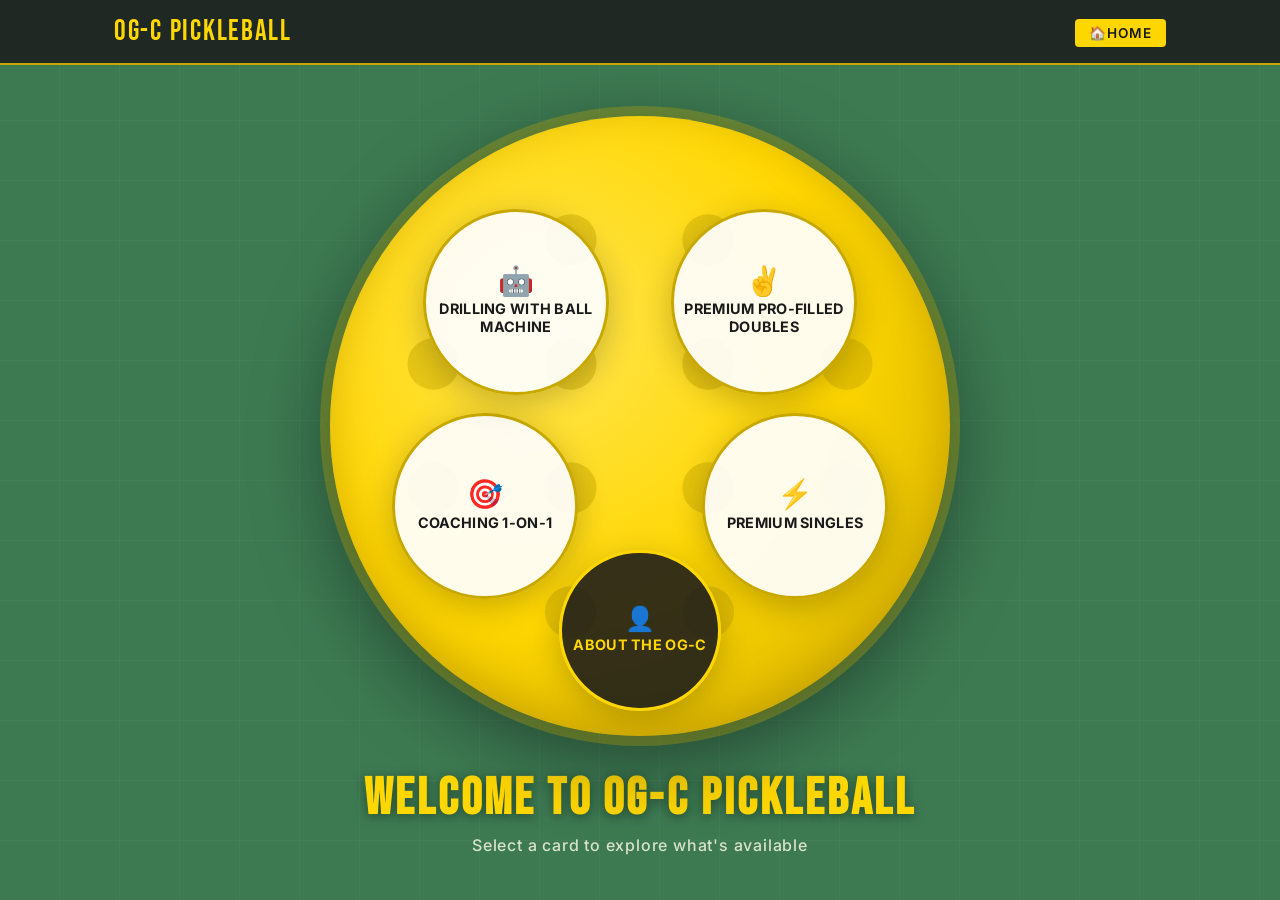
<file: index.html>
<!DOCTYPE html>
<html lang="en">
<head>
  <meta charset="UTF-8" />
  <meta name="viewport" content="width=device-width, initial-scale=1.0"/>
  <title>OG-C Pickleball</title>
  <link rel="stylesheet" href="style.css" />
</head>
<body>

  <header class="site-header">
    <div class="header-inner">
      <span class="logo-text">OG-C Pickleball</span>
      <nav>
        <a href="index.html" class="nav-link active">🏠Home</a>
      </nav>
    </div>
  </header>

  <main class="hero">
    <!-- Rotating pickleball background -->
    <div class="ball-wrapper">
      <div class="pickleball-bg" id="ball">
        <!-- SVG pickleball texture -->
        <svg class="ball-svg" viewBox="0 0 600 600" xmlns="http://www.w3.org/2000/svg">
          <!-- Ball base is yellow via CSS -->
          <!-- Pickleball holes pattern -->
          <!-- Holes scattered across the ball -->
          <g fill="#c8a800" opacity="0.45">
            <!-- Row 1 -->
            <circle cx="233" cy="120" r="25"/>
            <circle cx="366" cy="120" r="25"/>

            <!-- Row 2 -->
            <circle cx="100" cy="240" r="25"/>
            <circle cx="233" cy="240" r="25"/>
            <circle cx="366" cy="240" r="25"/>
            <circle cx="500" cy="240" r="25"/>

            <!-- Row 3 -->
            <circle cx="100" cy="360" r="25"/>
            <circle cx="233" cy="360" r="25"/>
            <circle cx="366" cy="360" r="25"/>
            <circle cx="500" cy="360" r="25"/>

            <!-- Row 4 -->
            <circle cx="233" cy="480" r="25"/>
            <circle cx="366" cy="480" r="25"/>

          </g>
        </svg>
      </div>

      <!-- The 5 clickable card circles arranged within the ball -->
      <div class="cards-layer">

        <a href="coaching.html" class="card-circle card-1">
          <div class="card-inner">
            <div class="card-icon">🎯</div>
            <span class="card-label">Coaching 1-on-1</span>
          </div>
        </a>

        <a href="drilling.html" class="card-circle card-2">
          <div class="card-inner">
            <div class="card-icon">🤖</div>
            <span class="card-label">Drilling with Ball Machine</span>
          </div>
        </a>

        <a href="doubles.html" class="card-circle card-3">
          <div class="card-inner">
            <div class="card-icon">✌️</div>
            <span class="card-label">Premium Pro-Filled Doubles<br>

            </span>
          </div>
        </a>

        <a href="singles.html" class="card-circle card-4">
          <div class="card-inner">
            <div class="card-icon">⚡</div>
            <span class="card-label">Premium Singles<br>
              
            </span>
          </div>
        </a>

        <a href="about.html" class="card-circle card-5">
          <div class="card-inner">
            <div class="card-icon">👤</div>
            <span class="card-label">About the OG-C</span>
          </div>
        </a>

      </div>
    </div>

    <div class="hero-tagline">
      <h1>Welcome to OG-C Pickleball</h1>
      <p>Select a card to explore what's available</p>
    </div>
  </main>

  <script src="main.js"></script>
</body>
</html>
</file>
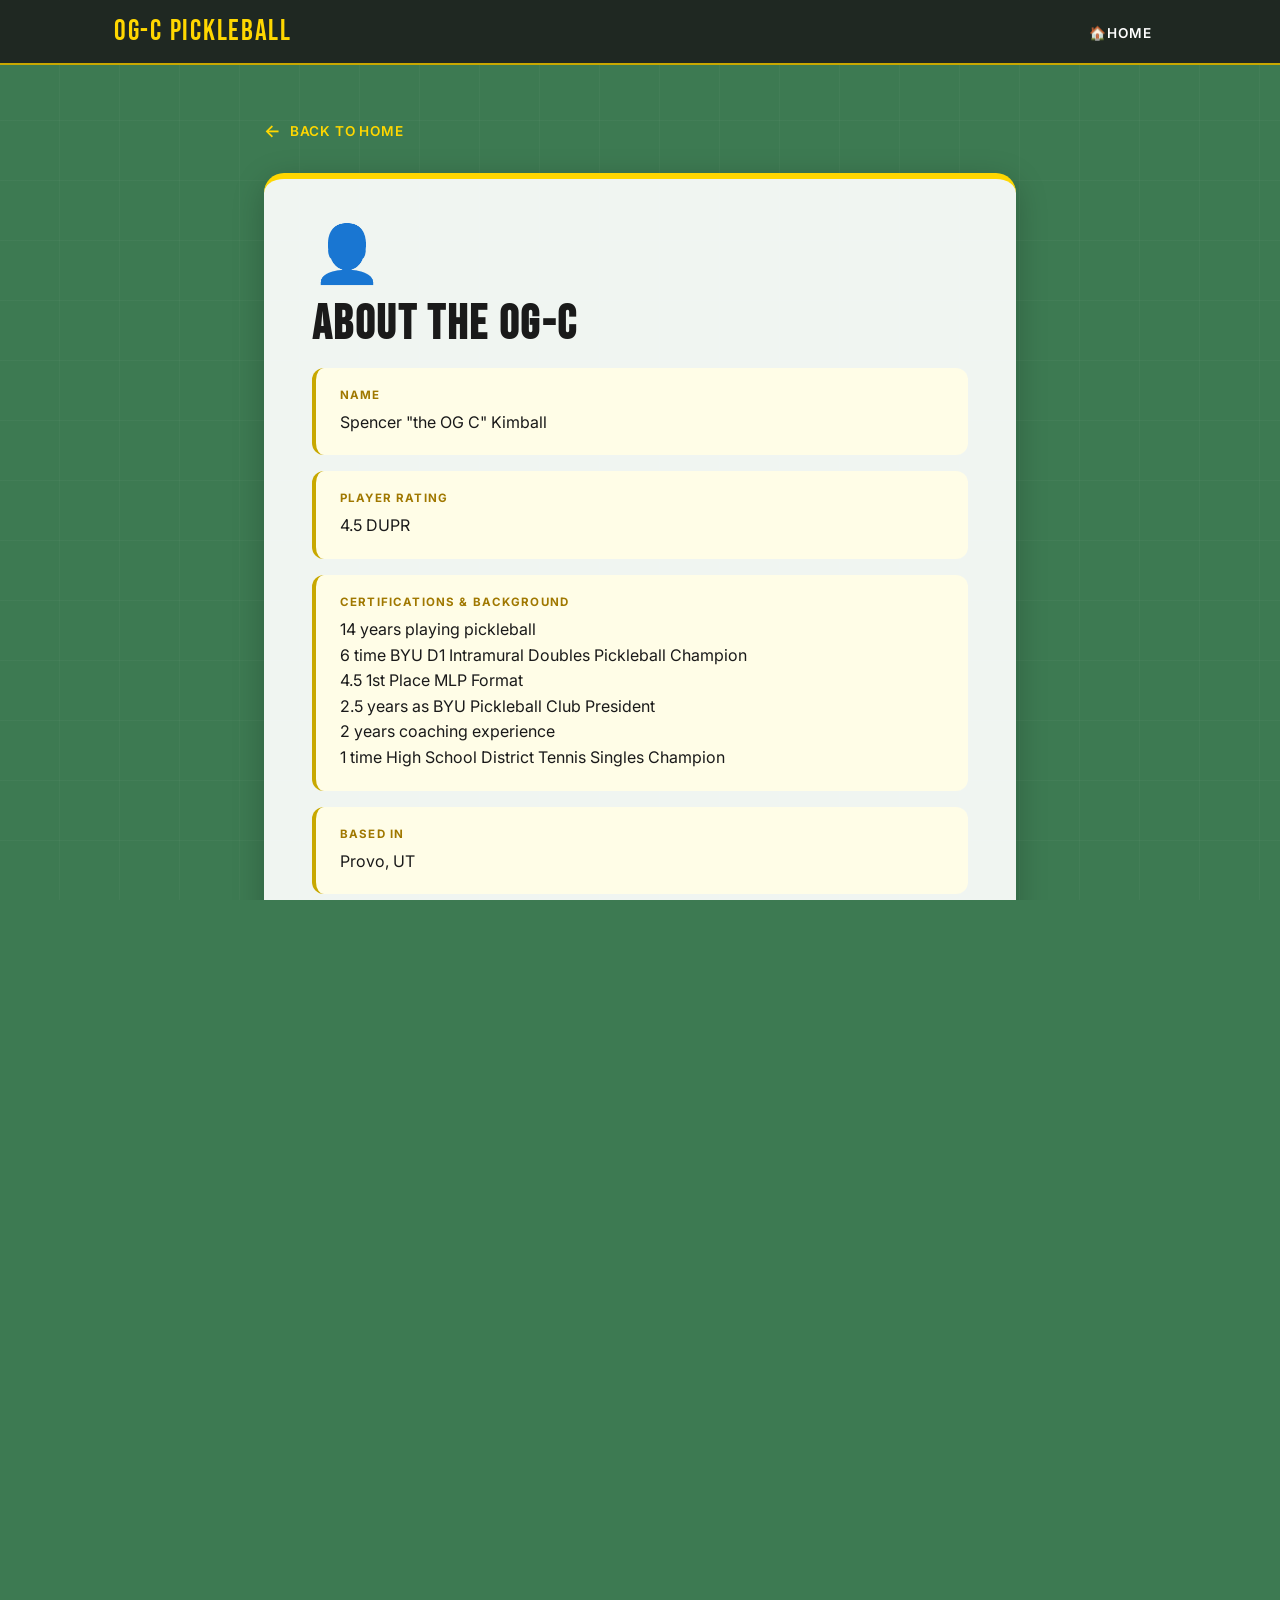
<file: about.html>
<!DOCTYPE html>
<html lang="en">
<head>
  <meta charset="UTF-8"/>
  <meta name="viewport" content="width=device-width, initial-scale=1.0"/>
  <title>About the OG-C — OG-C Pickleball</title>
  <link rel="stylesheet" href="style.css"/>
</head>
<body class="detail-page">

  <header class="site-header">
    <div class="header-inner">
      <span class="logo-text">OG-C Pickleball</span>
      <nav>
        <a href="index.html" class="nav-link">🏠Home</a>
      </nav>
    </div>
  </header>

  <main class="detail-container">

    <a href="index.html" class="detail-back">Back to Home</a>

    <div class="detail-hero">
      <div class="detail-icon">👤</div>
      <h1 class="detail-title">About the OG-C</h1>
      <!-- <p class="detail-subtitle">
        
      </p> -->

      <div class="info-grid">

        <div class="info-card">
          <div class="info-card-label">Name</div>
          <div class="info-card-value">
            Spencer "the OG C" Kimball
          </div>
        </div>

        <div class="info-card">
          <div class="info-card-label">Player Rating</div>
          <div class="info-card-value">
            4.5 DUPR
          </div>
        </div>

        <div class="info-card">
          <div class="info-card-label">Certifications & Background</div>
          <div class="info-card-value">
            14 years playing pickleball<br/>
            6 time BYU D1 Intramural Doubles Pickleball Champion<br/>
            4.5 1st Place MLP Format<br/>
            2.5 years as BYU Pickleball Club President<br/>
            2 years coaching experience<br/>
            1 time High School District Tennis Singles Champion
          </div>
        </div>

        <div class="info-card">
          <div class="info-card-label">Based In</div>
          <div class="info-card-value">
            Provo, UT
          </div>
        </div>

        <div class="info-card">
          <div class="info-card-label">Contact</div>
          <div class="info-card-value">
            spencercowleykimball@gmail.com<br/>
            (208) 206-6884
          </div>
        </div>

      </div>
    </div>

    <!-- Personal story -->
    <div class="detail-section">
      <h2 class="section-heading">My Story</h2>
      <p class="section-text">
        My name is Spencer Kimball. There is already a Spencer "W" Kimball with a big name and even bigger shoes to fill. I am the Original Spencer "C" Kimball. Therefore, I have created my own nickname of "The OG C". <br>
        <br>
        I started pickleball at 14 when my family moved to St. George UT (a huge hub for pb). <br>
        I got super into pickleball at 22 when I started working for CPUSA in Orem, UT.
        
        
      </p>
    </div>

    <!-- Philosophy -->
    <div class="detail-section">
      <h2 class="section-heading">My Philosophy</h2>
      <p class="section-text">
        Improving at pickleball is rewarding. Let me help you feel it.
        
      </p>
    </div>

    <!-- Achievements / highlights -->
    <div class="detail-section">
      <h2 class="section-heading">Highlights</h2>
      <div class="carousel">
        <div class="carousel-container">
          <img src="podium_mlp_2.jpg" alt="Highlight 4" class="carousel-image active"/>
          <img src="podium_mlp.jpg" alt="Highlight 5" class="carousel-image"/>
          <img src="podium_dad.jpg" alt="Highlight 1" class="carousel-image"/>
          <img src="podium_halloween.jpg" alt="Highlight 2" class="carousel-image"/>
          <img src="podium_mapleton.JPEG" alt="Highlight 3" class="carousel-image"/>
          <img src="shirt_design4.jpg" alt="Highlight 6" class="carousel-image"/>
          <img src="club_presidency.jpg" alt="Highlight 7" class="carousel-image"/>
        </div>
        <button class="carousel-btn carousel-prev" aria-label="Previous image">❮</button>
        <button class="carousel-btn carousel-next" aria-label="Next image">❯</button>
        <div class="carousel-dots">
          <span class="dot active" data-index="0"></span>
          <span class="dot" data-index="1"></span>
          <span class="dot" data-index="2"></span>
          <span class="dot" data-index="3"></span>
          <span class="dot" data-index="4"></span>
          <span class="dot" data-index="5"></span>
          <span class="dot" data-index="6"></span>
        </div>
      </div>
    </div>

    <div class="cta-strip">
      <div>
        <div class="cta-strip-text">Ready? Let's go.</div>
        <div class="cta-strip-sub">

          
        </div>
      </div>
      <a href="https://calendar.app.google/5i2qSJijs8Uye94MA" target="_blank" class="cta-button">Get in Touch</a>
    </div>

  </main>

  <script src="main.js"></script>
</body>
</html>
</file>
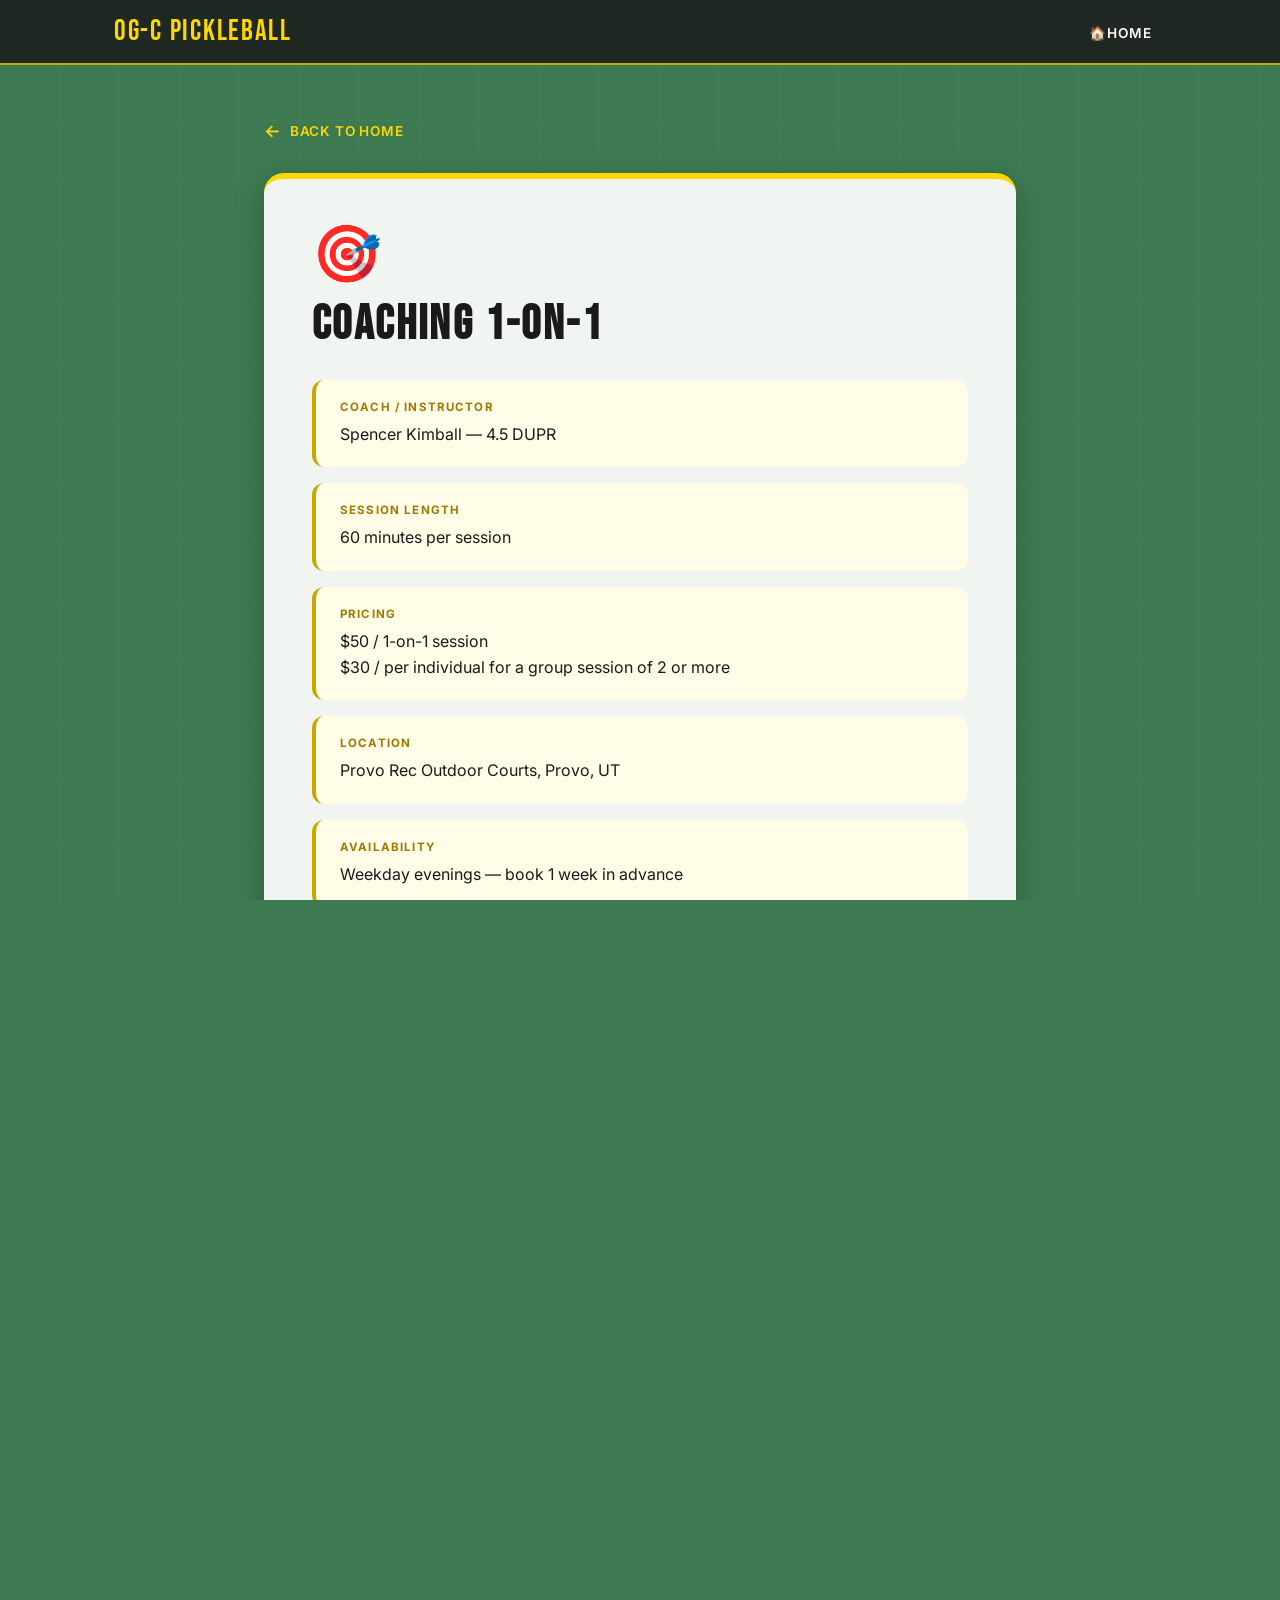
<file: coaching.html>
<!DOCTYPE html>
<html lang="en">
<head>
  <meta charset="UTF-8"/>
  <meta name="viewport" content="width=device-width, initial-scale=1.0"/>
  <title>Coaching 1-on-1 — OG-C Pickleball</title>
  <link rel="stylesheet" href="style.css"/>
</head>
<body class="detail-page">

  <header class="site-header">
    <div class="header-inner">
      <span class="logo-text">OG-C Pickleball</span>
      <nav>
        <a href="index.html" class="nav-link">🏠Home</a>
      </nav>
    </div>
  </header>

  <main class="detail-container">

    <a href="index.html" class="detail-back">Back to Home</a>

    <!-- Hero card -->
    <div class="detail-hero">
      <div class="detail-icon">🎯</div>
      <h1 class="detail-title">Coaching 1-on-1</h1>
      <p class="detail-subtitle">
        <!-- EDIT: Brief intro paragraph about your coaching philosophy or offering -->
        <!-- [Replace this with a short description of your 1-on-1 coaching program — who it's for, what makes it different, your coaching philosophy.] -->
      </p>

      <div class="info-grid">

        <div class="info-card">
          <div class="info-card-label">Coach / Instructor</div>
          <div class="info-card-value">
            <!-- EDIT: Your name & brief credential -->
            Spencer Kimball — 4.5 DUPR
          </div>
        </div>

        <div class="info-card">
          <div class="info-card-label">Session Length</div>
          <div class="info-card-value">
            <!-- EDIT: e.g. 60 minutes / 90 minutes -->
            60 minutes per session
          </div>
        </div>

        <div class="info-card">
          <div class="info-card-label">Pricing</div>
          <div class="info-card-value">
            $50 / 1-on-1 session <br/>
            $30 / per individual for a group session of 2 or more
          </div>
        </div>

        <div class="info-card">
          <div class="info-card-label">Location</div>
          <div class="info-card-value">
            <!-- EDIT: Court name & address -->
            Provo Rec Outdoor Courts, Provo, UT
          </div>
        </div>

        <div class="info-card">
          <div class="info-card-label">Availability</div>
          <div class="info-card-value">
            <!-- EDIT: Your scheduling info -->
            Weekday evenings — book 1 week in advance
          </div>
        </div>

      </div>
    </div>

    <!-- What to expect -->
    <div class="detail-section">
      <h2 class="section-heading">What We Cover</h2>
      <p class="section-text">
        <!-- EDIT: Bullet points or paragraph about session content -->
        1. Technique fundamentals <br/>
        2. Third-shot drops <br/>
        3. Dinking <br/>
        4. Court positioning <br/>
        5. Footwork <br/>
        6. Ball machine reps
      </p>
    </div>

    <!-- Who it's for -->
    <div class="detail-section">
      <h2 class="section-heading">Who It's For</h2>
      <p class="section-text">
        <!-- EDIT: Skill levels you coach -->
        Beginner through 4.0+ skill levels welcome. <br>
        I especially enjoy working with players stuck between rating levels who need targeted feedback to break through.
      </p>
    </div>

    <!-- CTA -->
    <div class="cta-strip">
      <div>
        <div class="cta-strip-text">Ready to level up your game?</div>
        <div class="cta-strip-sub">
        </div>
      </div>
      <a href="https://calendar.app.google/5i2qSJijs8Uye94MA" target="_blank" class="cta-button">Book a Session</a>
    </div>

  </main>

  <script src="main.js"></script>
</body>
</html>
</file>
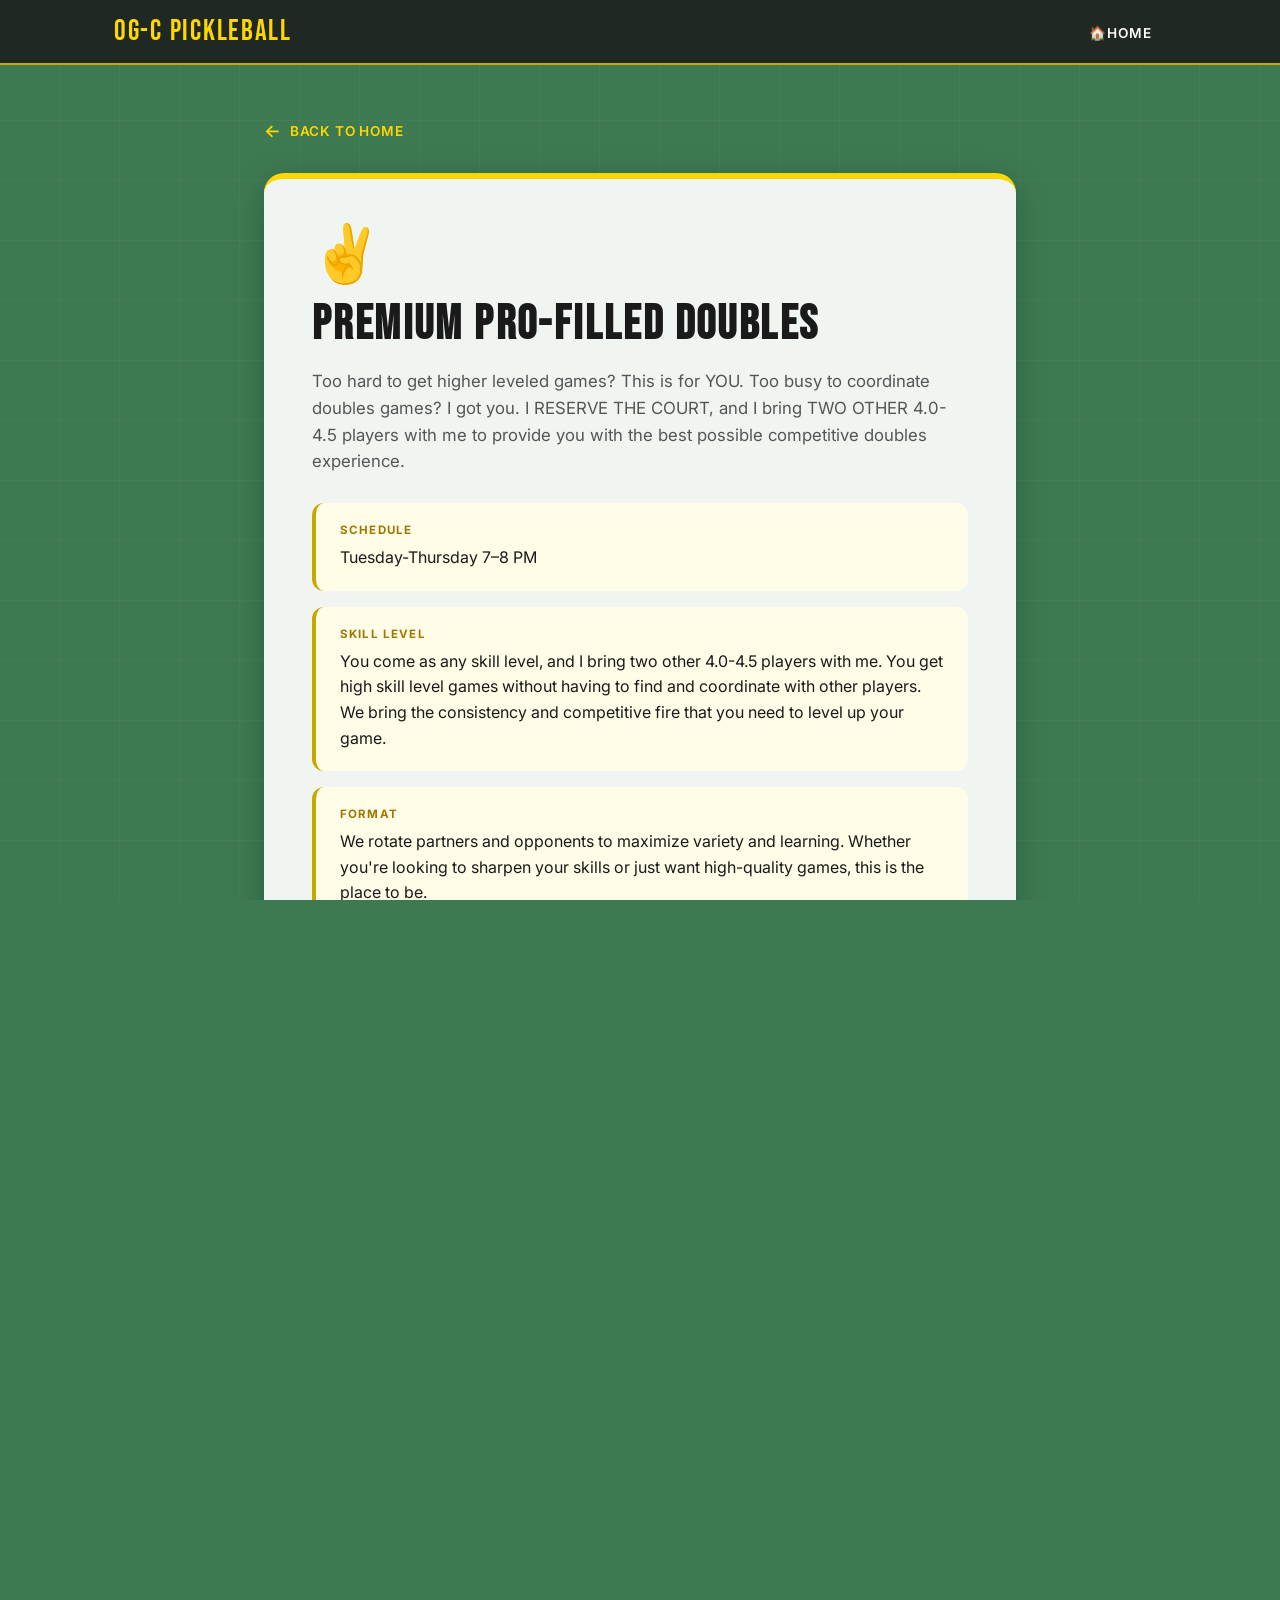
<file: doubles.html>
<!DOCTYPE html>
<html lang="en">
<head>
  <meta charset="UTF-8"/>
  <meta name="viewport" content="width=device-width, initial-scale=1.0"/>
  <title>Regular Doubles Games — OG-C Pickleball</title>
  <link rel="stylesheet" href="style.css"/>
</head>
<body class="detail-page">

  <header class="site-header">
    <div class="header-inner">
      <span class="logo-text">OG-C Pickleball</span>
      <nav>
        <a href="index.html" class="nav-link">🏠Home</a>
      </nav>
    </div>
  </header>

  <main class="detail-container">

    <a href="index.html" class="detail-back">Back to Home</a>

    <div class="detail-hero">
      <div class="detail-icon">✌️</div>
      <h1 class="detail-title">Premium Pro-Filled Doubles</h1>
      <p class="detail-subtitle">
        Too hard to get higher leveled games? This is for YOU.
        Too busy to coordinate doubles games? I got you. 
        I RESERVE THE COURT, and I bring TWO OTHER 4.0-4.5 players with me to provide you with the best possible competitive doubles experience.
      </p>

      <div class="info-grid">

        <div class="info-card">
          <div class="info-card-label">Schedule</div>
          <div class="info-card-value">
            Tuesday-Thursday 7–8 PM
          </div>
        </div>

        <div class="info-card">
          <div class="info-card-label">Skill Level</div>
          <div class="info-card-value">
            You come as any skill level, and I bring two other 4.0-4.5 players with me.
            You get high skill level games without having to find and coordinate with other players.
            We bring the consistency and competitive fire that you need to level up your game.
          </div>
        </div>

        <div class="info-card">
          <div class="info-card-label">Format</div>
          <div class="info-card-value">
            We rotate partners and opponents to maximize variety and learning. 
            Whether you're looking to sharpen your skills or just want high-quality games, this is the place to be.
          </div>
        </div>

        <div class="info-card">
          <div class="info-card-label">Cost</div>
          <div class="info-card-value">
            $90 / hr
          </div>
        </div>

        <div class="info-card">
          <div class="info-card-label">Location</div>
          <div class="info-card-value">
            Provo Rec Outdoor Courts, Provo, UT
          </div>
        </div>

      </div>
    </div>

    <div class="detail-section">
      <h2 class="section-heading">How It Works</h2>
      <p class="section-text">
        You can choose your difficulty level (easy, medium, hard) and we will accommodate to help you improve. <br>
        If you want to bring a partner to verse me and another 4.0-4.5 player, you can do that too for $60 / hr.
      </p>
    </div>

    <!-- <div class="detail-section">
      <h2 class="section-heading">Group Rules & Etiquette</h2>
      <p class="section-text">
        [e.g., We call our own lines honestly. Disputes go to the net — re-serve. No coaching between rallies. Positive energy required — this group is about competing AND having fun.]
      </p>
    </div> -->

    <div class="cta-strip">
      <div>
        <div class="cta-strip-text">Come play with us.</div>
        <div class="cta-strip-sub">
          
        </div>
      </div>
      <a href="https://calendar.app.google/5i2qSJijs8Uye94MA" target="_blank" class="cta-button">Join a Session</a>
    </div>

  </main>

  <script src="main.js"></script>
</body>
</html>
</file>
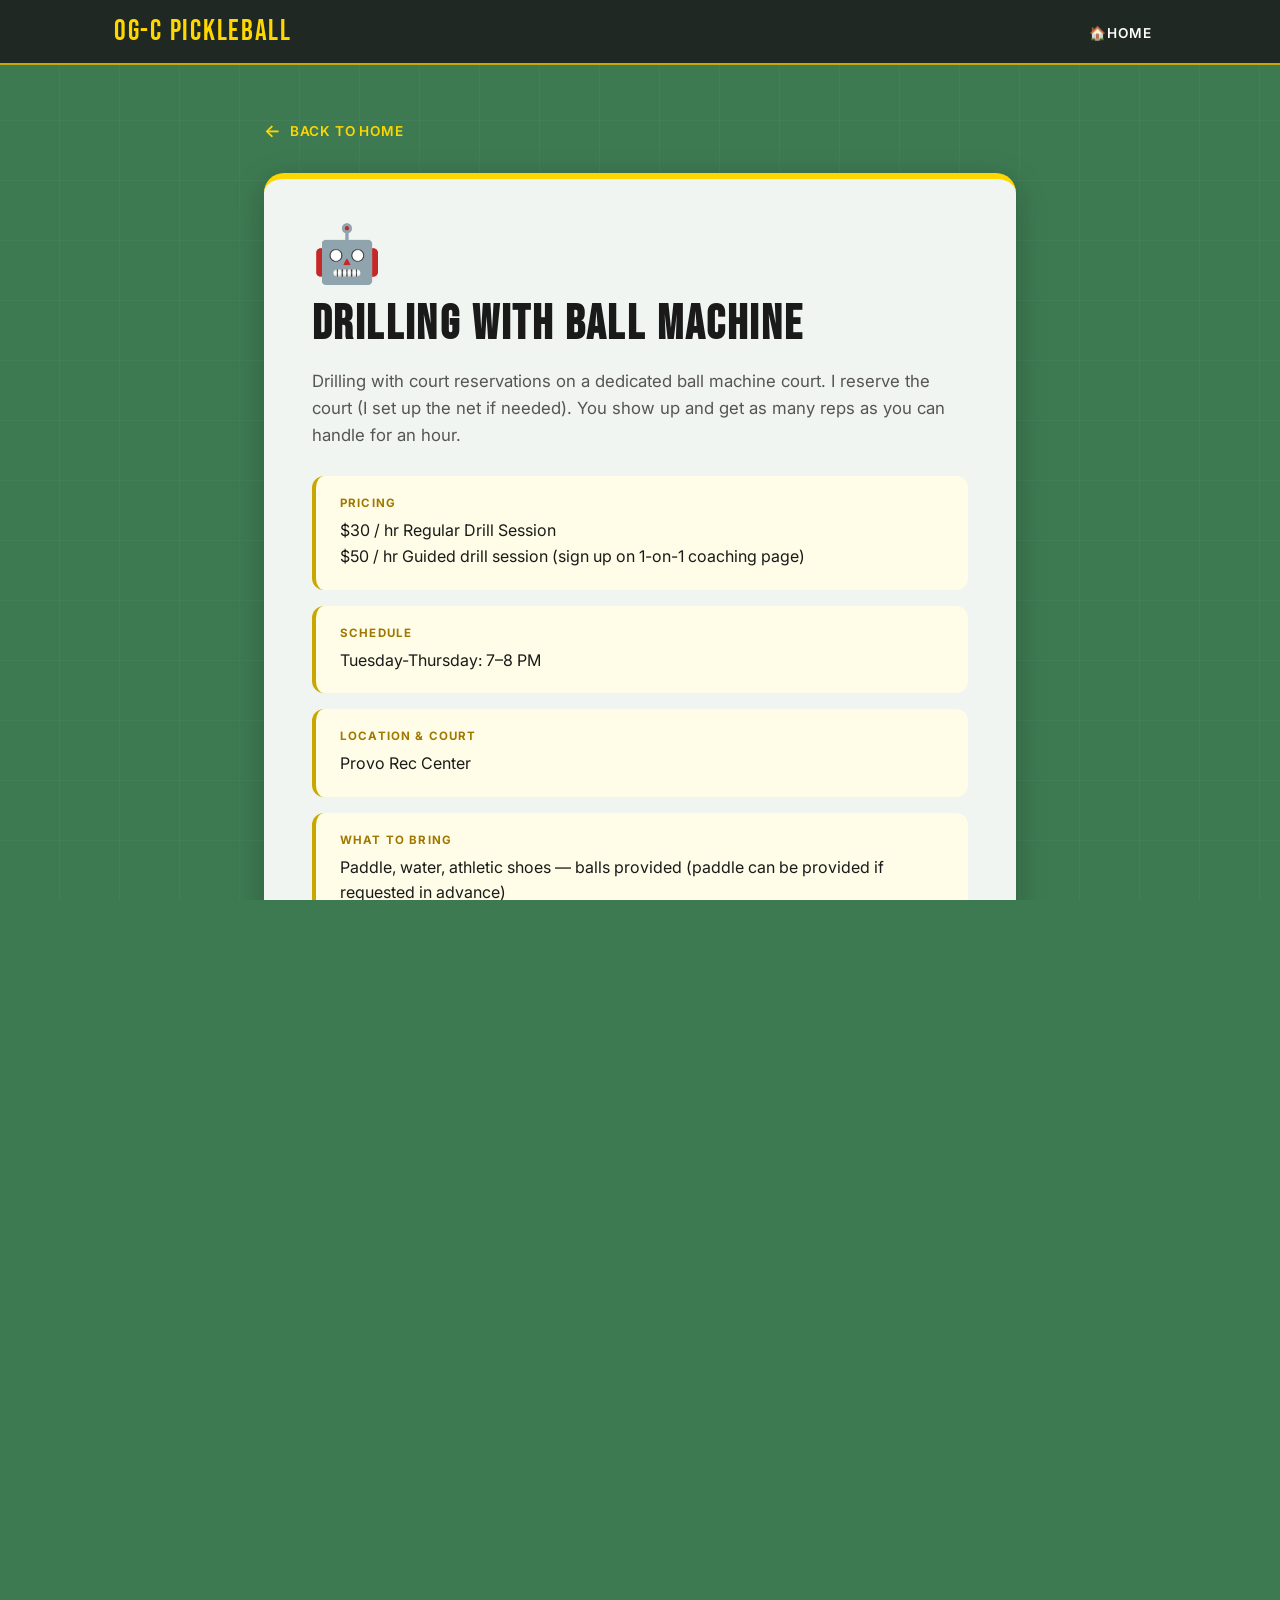
<file: drilling.html>
<!DOCTYPE html>
<html lang="en">
<head>
  <meta charset="UTF-8"/>
  <meta name="viewport" content="width=device-width, initial-scale=1.0"/>
  <title>Drilling with Ball Machine — OG-C Pickleball</title>
  <link rel="stylesheet" href="style.css"/>
</head>
<body class="detail-page">

  <header class="site-header">
    <div class="header-inner">
      <span class="logo-text">OG-C Pickleball</span>
      <nav>
        <a href="index.html" class="nav-link">🏠Home</a>
      </nav>
    </div>
  </header>

  <main class="detail-container">

    <a href="index.html" class="detail-back">Back to Home</a>

    <div class="detail-hero">
      <div class="detail-icon">🤖</div>
      <h1 class="detail-title">Drilling with Ball Machine</h1>
      <p class="detail-subtitle">
        Drilling with court reservations on a dedicated ball machine court. 
        I reserve the court (I set up the net if needed). You show up and get as many reps as you can handle for an hour.
     </p>

      <div class="info-grid">

        <!-- <div class="info-card">
          <div class="info-card-label">Machine Model</div>
          <div class="info-card-value">
            [e.g., Spinshot Player — programmable speed, spin & feed rate]
          </div>
        </div> -->

        <!-- <div class="info-card">
          <div class="info-card-label">Session Format</div>
          <div class="info-card-value">
            [e.g., Solo open drill time · Guided drill session with instructor feedback · Partner drill combos]
          </div>
        </div> -->

        <div class="info-card">
          <div class="info-card-label">Pricing</div>
          <div class="info-card-value">
            $30 / hr Regular Drill Session <br>
            $50 / hr Guided drill session (sign up on 1-on-1 coaching page)
          </div>
        </div>

        <div class="info-card">
          <div class="info-card-label">Schedule</div>
          <div class="info-card-value">
            Tuesday-Thursday: 7–8 PM
          </div>
        </div>

        <div class="info-card">
          <div class="info-card-label">Location & Court</div>
          <div class="info-card-value">
            <!-- EDIT -->
            Provo Rec Center
          </div>
        </div>

        <div class="info-card">
          <div class="info-card-label">What to Bring</div>
          <div class="info-card-value">
            <!-- EDIT -->
            Paddle, water, athletic shoes — balls provided (paddle can be provided if requested in advance)
          </div>
        </div>

      </div>
    </div>

    <div class="detail-section">
      <h2 class="section-heading">Common Drill Focuses</h2>
      <p class="section-text">
        <!-- EDIT -->
        1. Third-shot drop repetition <br/>
        2. Drop shots <br/>
        3. Reset mechanics <br/>
        4. Speed-up defense <br/>
        5. Return depth <br/>
      </p>
    </div>

    <div class="detail-section">
      <h2 class="section-heading">Why Machines Work</h2>
      <p class="section-text">
        Practice makes permanent. A machine throws hundreds of balls per hour — you get 10× the reps of a standard game session, locking in muscle memory faster than match play alone.
      </p>
    </div>

    <div class="cta-strip">
      <div>
        <div class="cta-strip-text">Start drilling smarter.</div>
        <div class="cta-strip-sub">
        </div>
      </div>
      <a href="https://calendar.app.google/5i2qSJijs8Uye94MA" target="_blank" class="cta-button">Reserve Time</a>
    </div>

  </main>

  <script src="main.js"></script>
</body>
</html>
</file>
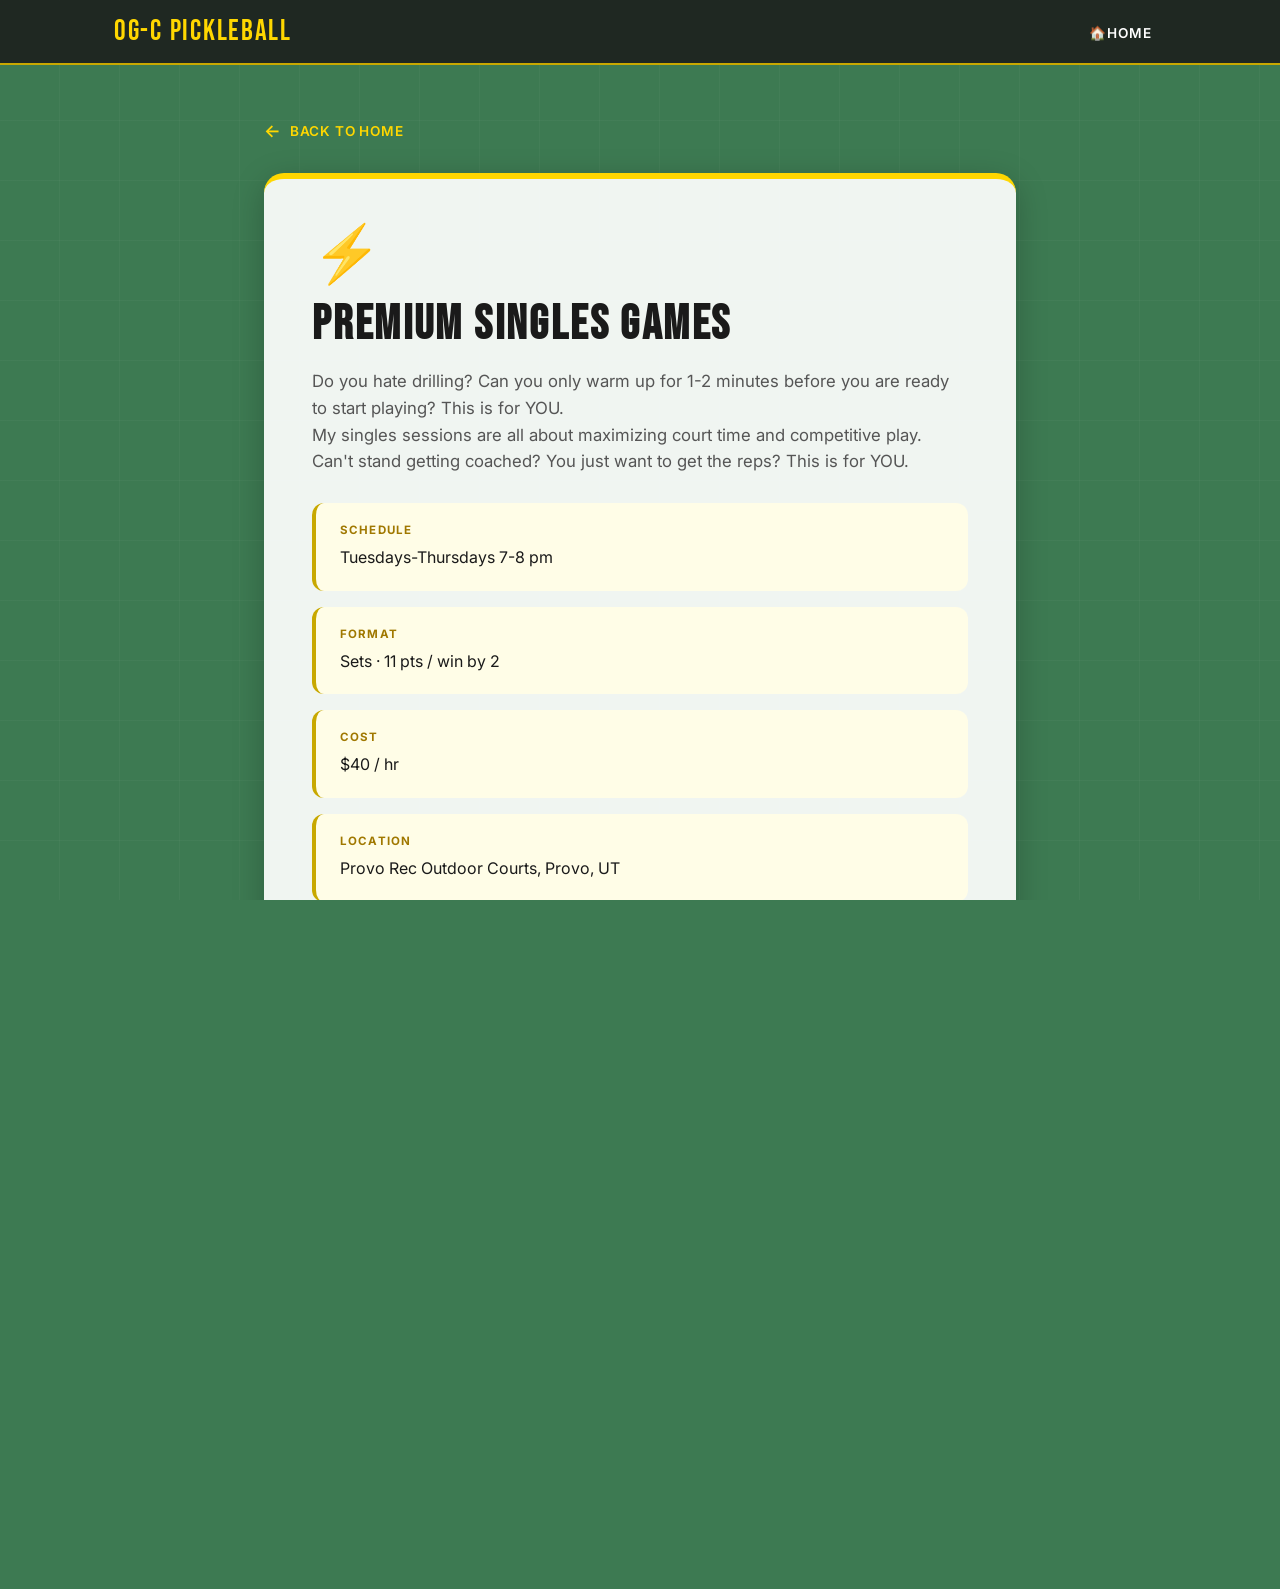
<file: singles.html>
<!DOCTYPE html>
<html lang="en">
<head>
  <meta charset="UTF-8"/>
  <meta name="viewport" content="width=device-width, initial-scale=1.0"/>
  <title>Regular Singles Games — OG-C Pickleball</title>
  <link rel="stylesheet" href="style.css"/>
</head>
<body class="detail-page">

  <header class="site-header">
    <div class="header-inner">
      <span class="logo-text">OG-C Pickleball</span>
      <nav>
        <a href="index.html" class="nav-link">🏠Home</a>
      </nav>
    </div>
  </header>

  <main class="detail-container">

    <a href="index.html" class="detail-back">Back to Home</a>

    <div class="detail-hero">
      <div class="detail-icon">⚡</div>
      <h1 class="detail-title">Premium Singles Games</h1>
      <p class="detail-subtitle">
        Do you hate drilling? Can you only warm up for 1-2 minutes before you are ready to start playing? This is for YOU. <br>
        My singles sessions are all about maximizing court time and competitive play. <br>
        Can't stand getting coached? You just want to get the reps? This is for YOU. <br>
      </p>

      <div class="info-grid">

        <div class="info-card">
          <div class="info-card-label">Schedule</div>
          <div class="info-card-value">
            Tuesdays-Thursdays 7-8 pm
          </div>
        </div>


        <!-- <div class="info-card">
          <div class="info-card-label">Skill Level</div>
          <div class="info-card-value">
            
            [e.g., 3.5+ recommended — singles rewards athleticism & shot variety more than doubles]
          </div>
        </div> -->

        <div class="info-card">
          <div class="info-card-label">Format</div>
          <div class="info-card-value">
            Sets · 11 pts / win by 2
          </div>
        </div>

        <div class="info-card">
          <div class="info-card-label">Cost</div>
          <div class="info-card-value">
            $40 / hr
          </div>
        </div>

        <div class="info-card">
          <div class="info-card-label">Location</div>
          <div class="info-card-value">
            Provo Rec Outdoor Courts, Provo, UT
          </div>
        </div>

      </div>
    </div>

    <div class="detail-section">
      <h2 class="section-heading">Why Singles?</h2>
      <p class="section-text">
        Singles sharpens every weakness doubles lets you hide. You cover the whole court — footwork, endurance, and shot construction all improve faster. It also builds doubles IQ you can't get any other way.
      </p>
    </div>

    <div class="detail-section">
      <h2 class="section-heading">Singles vs. Doubles — Key Differences</h2>
      <p class="section-text">
        Serving strategy, middle coverage, speed-up frequency, kitchen time — all shift dramatically in singles. We'll often debrief as a group after games to discuss what's working tactically.
      </p>
    </div>

    <div class="cta-strip">
      <div>
        <div class="cta-strip-text">One court. No partner needed.</div>
        <div class="cta-strip-sub">
          
        </div>
      </div>
      <a href="https://calendar.app.google/5i2qSJijs8Uye94MA" target="_blank" class="cta-button">Join Singles</a>
    </div>

  </main>

  <script src="main.js"></script>
</body>
</html>
</file>
<file: style.css>
/* =============================================
   OG-C PICKLEBALL — MAIN STYLESHEET
   ============================================= */

@import url('https://fonts.googleapis.com/css2?family=Bebas+Neue&family=Inter:wght@400;500;600;700&display=swap');

/* ---- RESET & BASE ---- */
*, *::before, *::after {
  box-sizing: border-box;
  margin: 0;
  padding: 0;
}

:root {
  --yellow: #FFD700;
  --yellow-dark: #C8A800;
  --yellow-deep: #A07800;
  --court-green: #3D7A52;
  --court-green-light: #4E9B68;
  --white: #FFFFFF;
  --off-white: #FFFDE7;
  --charcoal: #1A1A1A;
  --card-bg: rgba(255, 255, 255, 0.92);
  --card-shadow: 0 8px 32px rgba(0,0,0,0.22);
  --font-display: 'Bebas Neue', sans-serif;
  --font-body: 'Inter', sans-serif;
}

html, body {
  height: 100%;
  overflow-x: hidden;
  background: var(--court-green);
  color: var(--charcoal);
  font-family: var(--font-body);
}

/* ---- HEADER ---- */
.site-header {
  position: fixed;
  top: 0;
  left: 0;
  right: 0;
  z-index: 100;
  background: rgba(26, 26, 26, 0.85);
  backdrop-filter: blur(10px);
  border-bottom: 2px solid var(--yellow-dark);
}

.header-inner {
  max-width: 1100px;
  margin: 0 auto;
  padding: 14px 24px;
  display: flex;
  align-items: center;
  justify-content: space-between;
}

.logo-text {
  font-family: var(--font-display);
  font-size: 1.8rem;
  letter-spacing: 0.06em;
  color: var(--yellow);
}

.nav-link {
  font-family: var(--font-body);
  font-weight: 600;
  font-size: 0.85rem;
  letter-spacing: 0.08em;
  text-transform: uppercase;
  color: var(--white);
  text-decoration: none;
  padding: 6px 14px;
  border-radius: 4px;
  transition: background 0.2s;
}

.nav-link:hover, .nav-link.active {
  background: var(--yellow);
  color: var(--charcoal);
}

/* ---- HERO / MAIN ---- */
.hero {
  min-height: 100vh;
  display: flex;
  flex-direction: column;
  align-items: center;
  justify-content: center;
  padding-top: 70px;
  position: relative;
  overflow: hidden;
  /* Court texture subtle lines */
  background:
    repeating-linear-gradient(
      0deg,
      transparent,
      transparent 59px,
      rgba(255,255,255,0.06) 60px
    ),
    repeating-linear-gradient(
      90deg,
      transparent,
      transparent 59px,
      rgba(255,255,255,0.06) 60px
    ),
    var(--court-green);
}

/* ---- BALL WRAPPER ---- */
.ball-wrapper {
  position: relative;
  width: min(88vw, 620px);
  height: min(88vw, 620px);
}

/* ---- ROTATING PICKLEBALL ---- */
.pickleball-bg {
  position: absolute;
  inset: 0;
  border-radius: 50%;
  background: radial-gradient(circle at 35% 35%, #FFE44D, #FFD700 50%, #C8A800 100%);
  box-shadow:
    0 0 0 10px rgba(200, 168, 0, 0.3),
    0 20px 80px rgba(0,0,0,0.45),
    inset 0 -10px 40px rgba(160, 120, 0, 0.4);
  animation: spinBall 12s linear infinite;
  overflow: hidden;
}

.ball-svg {
  width: 100%;
  height: 100%;
}

@keyframes spinBall {
  from { transform: rotate(0deg); }
  to   { transform: rotate(360deg); }
}

/* ---- CARDS LAYER (does NOT rotate) ---- */
.cards-layer {
  position: absolute;
  inset: 0;
  border-radius: 50%;
  overflow: hidden;
}

/* ---- CARD CIRCLES ---- */
.card-circle {
  position: absolute;
  border-radius: 50%;
  background: var(--card-bg);
  border: 3px solid var(--yellow-dark);
  text-decoration: none;
  display: flex;
  align-items: center;
  justify-content: center;
  text-align: center;
  transition: transform 0.25s cubic-bezier(.34,1.56,.64,1), box-shadow 0.25s, background 0.2s;
  box-shadow: var(--card-shadow);
  cursor: pointer;
  /* size */
  width: 30%;
  height: 30%;
}

.card-circle:hover {
  transform: scale(1.1);
  background: var(--yellow);
  box-shadow: 0 12px 40px rgba(0,0,0,0.35);
  border-color: var(--charcoal);
  z-index: 10;
}

.card-inner {
  display: flex;
  flex-direction: column;
  align-items: center;
  gap: 5px;
  padding: 6px;
}

.card-icon {
  font-size: clamp(1.2rem, 3vw, 1.8rem);
  line-height: 1;
}

.card-label {
  font-family: var(--font-body);
  font-weight: 700;
  font-size: clamp(.9rem, 1.4vw, 0.72rem);
  letter-spacing: 0.02em;
  line-height: 1.25;
  text-transform: uppercase;
  color: var(--charcoal);
}

.card-circle:hover .card-label {
  color: var(--charcoal);
}

/* ---- CARD POSITIONS (clock positions within ball) ---- */
/* card-1: Coaching 1-on-1 */
.card-1 {
  bottom: 22%;
  left: 10%;
  transform: translateX(-50%);
}
.card-1:hover { transform: translateX(-50%) scale(1.1); }

/* card-2: Drilling with ball machine */
.card-2 {
  top: 15%;
  left: 15%;
}

/* card-3: Regular doubles game*/
.card-3 {
  top: 15%;
  right: 15%;
}

/* card-4: Regular singles games */
.card-4 {
  bottom: 22%;
  right: 10%;
}

/* card-5: About the OG-C */
.card-5 {
  top: 70%;
  left: 37%;
  transform: translate(-50%, -50%);
  width: 26%;
  height: 26%;
  background: rgba(26,26,26,0.88);
  border-color: var(--yellow);
}
.card-5 .card-label { color: var(--yellow); }
.card-5 .card-icon  { font-size: clamp(1rem, 2.5vw, 1.5rem); }
.card-5:hover {
  transform: translate(-50%, -50%) scale(1.1);
  background: var(--yellow);
  border-color: var(--charcoal);
}
.card-5:hover .card-label { color: var(--charcoal); }

/* card-6: upper-left (~10 o'clock) */
.card-2-left {
  top: 24%;
  left: 5%;
}

/* ---- HERO TAGLINE ---- */
.hero-tagline {
  margin-top: 32px;
  text-align: center;
  color: var(--off-white);
}

.hero-tagline h1 {
  font-family: var(--font-display);
  font-size: clamp(2rem, 5vw, 3.2rem);
  letter-spacing: 0.06em;
  color: var(--yellow);
  text-shadow: 0 2px 12px rgba(0,0,0,0.4);
}

.hero-tagline p {
  font-size: 1rem;
  font-weight: 500;
  letter-spacing: 0.05em;
  opacity: 0.8;
  margin-top: 6px;
}

/* =============================================
   DETAIL PAGE STYLES
   ============================================= */

.detail-page {
  min-height: 100vh;
  background:
    repeating-linear-gradient(0deg, transparent, transparent 59px, rgba(255,255,255,0.06) 60px),
    repeating-linear-gradient(90deg, transparent, transparent 59px, rgba(255,255,255,0.06) 60px),
    var(--court-green);
  padding-top: 80px;
}

.detail-container {
  max-width: 800px;
  margin: 0 auto;
  padding: 40px 24px 80px;
}

.detail-back {
  display: inline-flex;
  align-items: center;
  gap: 8px;
  font-size: 0.85rem;
  font-weight: 600;
  letter-spacing: 0.06em;
  text-transform: uppercase;
  text-decoration: none;
  color: var(--yellow);
  margin-bottom: 32px;
  transition: opacity 0.2s;
}

.detail-back:hover { opacity: 0.7; }
.detail-back::before { content: '←'; font-size: 1.1rem; }

.detail-hero {
  background: var(--card-bg);
  border-radius: 20px;
  padding: 40px 48px;
  box-shadow: var(--card-shadow);
  border-top: 6px solid var(--yellow);
  margin-bottom: 28px;
}

.detail-icon {
  font-size: 3.5rem;
  margin-bottom: 12px;
}

.detail-title {
  font-family: var(--font-display);
  font-size: clamp(2rem, 6vw, 3rem);
  letter-spacing: 0.05em;
  color: var(--charcoal);
  line-height: 1.1;
  margin-bottom: 16px;
}

.detail-subtitle {
  font-size: 1.05rem;
  color: #555;
  line-height: 1.6;
  margin-bottom: 28px;
}

/* ---- EDITABLE FIELDS ---- */
.info-grid {
  display: grid;
  gap: 16px;
}

.info-card {
  background: var(--off-white);
  border-radius: 12px;
  padding: 20px 24px;
  border-left: 4px solid var(--yellow-dark);
}

.info-card-label {
  font-size: 0.72rem;
  font-weight: 700;
  letter-spacing: 0.1em;
  text-transform: uppercase;
  color: var(--yellow-deep);
  margin-bottom: 8px;
}

.info-card-value {
  font-size: 1rem;
  color: var(--charcoal);
  line-height: 1.6;
  min-height: 1.6em;
  /* Placeholder style — replace with your own content */
}

.info-card-value.placeholder {
  color: #aaa;
  font-style: italic;
}

/* ---- DETAIL SECTIONS ---- */
.detail-section {
  background: var(--card-bg);
  border-radius: 16px;
  padding: 32px 40px;
  box-shadow: 0 4px 20px rgba(0,0,0,0.12);
  margin-bottom: 20px;
}

.section-heading {
  font-family: var(--font-display);
  font-size: 1.5rem;
  letter-spacing: 0.05em;
  color: var(--charcoal);
  margin-bottom: 16px;
  padding-bottom: 10px;
  border-bottom: 2px solid var(--yellow-dark);
}

.section-text {
  font-size: 0.98rem;
  color: #444;
  line-height: 1.7;
}

.section-text.placeholder {
  color: #bbb;
  font-style: italic;
}

/* ---- CONTACT / CTA STRIP ---- */
.cta-strip {
  background: linear-gradient(135deg, #1A1A1A, #2d2d2d);
  border-radius: 16px;
  padding: 28px 36px;
  display: flex;
  align-items: center;
  justify-content: space-between;
  gap: 20px;
  flex-wrap: wrap;
}

.cta-strip-text {
  color: var(--white);
  font-size: 1rem;
  font-weight: 600;
}

.cta-strip-sub {
  color: rgba(255,255,255,0.6);
  font-size: 0.85rem;
  margin-top: 4px;
}

.cta-button {
  display: inline-block;
  background: var(--yellow);
  color: var(--charcoal);
  font-family: var(--font-body);
  font-weight: 700;
  font-size: 0.9rem;
  letter-spacing: 0.06em;
  text-transform: uppercase;
  text-decoration: none;
  padding: 12px 28px;
  border-radius: 8px;
  transition: background 0.2s, transform 0.15s;
  white-space: nowrap;
}

.cta-button:hover {
  background: var(--yellow-dark);
  transform: translateY(-1px);
}

/* ---- CAROUSEL ---- */
.carousel {
  position: relative;
  width: 100%;
  max-width: 600px;
  margin: 0 auto;
}

.carousel-container {
  position: relative;
  width: 100%;
  aspect-ratio: 3 / 2;
  border-radius: 12px;
  overflow: hidden;
  background: var(--off-white);
}

.carousel-image {
  position: absolute;
  width: 100%;
  height: 100%;
  object-fit: cover;
  opacity: 0;
  transition: opacity 0.4s ease-in-out;
}

.carousel-image.active {
  opacity: 1;
}

.carousel-btn {
  position: absolute;
  top: 50%;
  transform: translateY(-50%);
  background: rgba(26, 26, 26, 0.7);
  color: var(--yellow);
  border: none;
  width: 44px;
  height: 44px;
  border-radius: 50%;
  font-size: 1.4rem;
  cursor: pointer;
  display: flex;
  align-items: center;
  justify-content: center;
  transition: background 0.2s;
  z-index: 10;
}

.carousel-btn:hover {
  background: rgba(26, 26, 26, 0.9);
}

.carousel-prev {
  left: 12px;
}

.carousel-next {
  right: 12px;
}

.carousel-dots {
  display: flex;
  justify-content: center;
  gap: 8px;
  margin-top: 16px;
}

.dot {
  width: 10px;
  height: 10px;
  border-radius: 50%;
  background: rgba(26, 26, 26, 0.3);
  cursor: pointer;
  transition: background 0.3s, transform 0.2s;
}

.dot:hover {
  background: rgba(26, 26, 26, 0.6);
  transform: scale(1.2);
}

.dot.active {
  background: var(--yellow-dark);
  transform: scale(1.3);
}

/* ---- RESPONSIVE ---- */
@media (max-width: 600px) {
  .detail-hero { padding: 28px 24px; }
  .detail-section { padding: 24px 20px; }
  .cta-strip { flex-direction: column; align-items: flex-start; }
  .card-circle { width: 32%; height: 32%; }
}

@media (prefers-reduced-motion: reduce) {
  .pickleball-bg { animation: none; }
  .card-circle { transition: none; }
}
</file>
